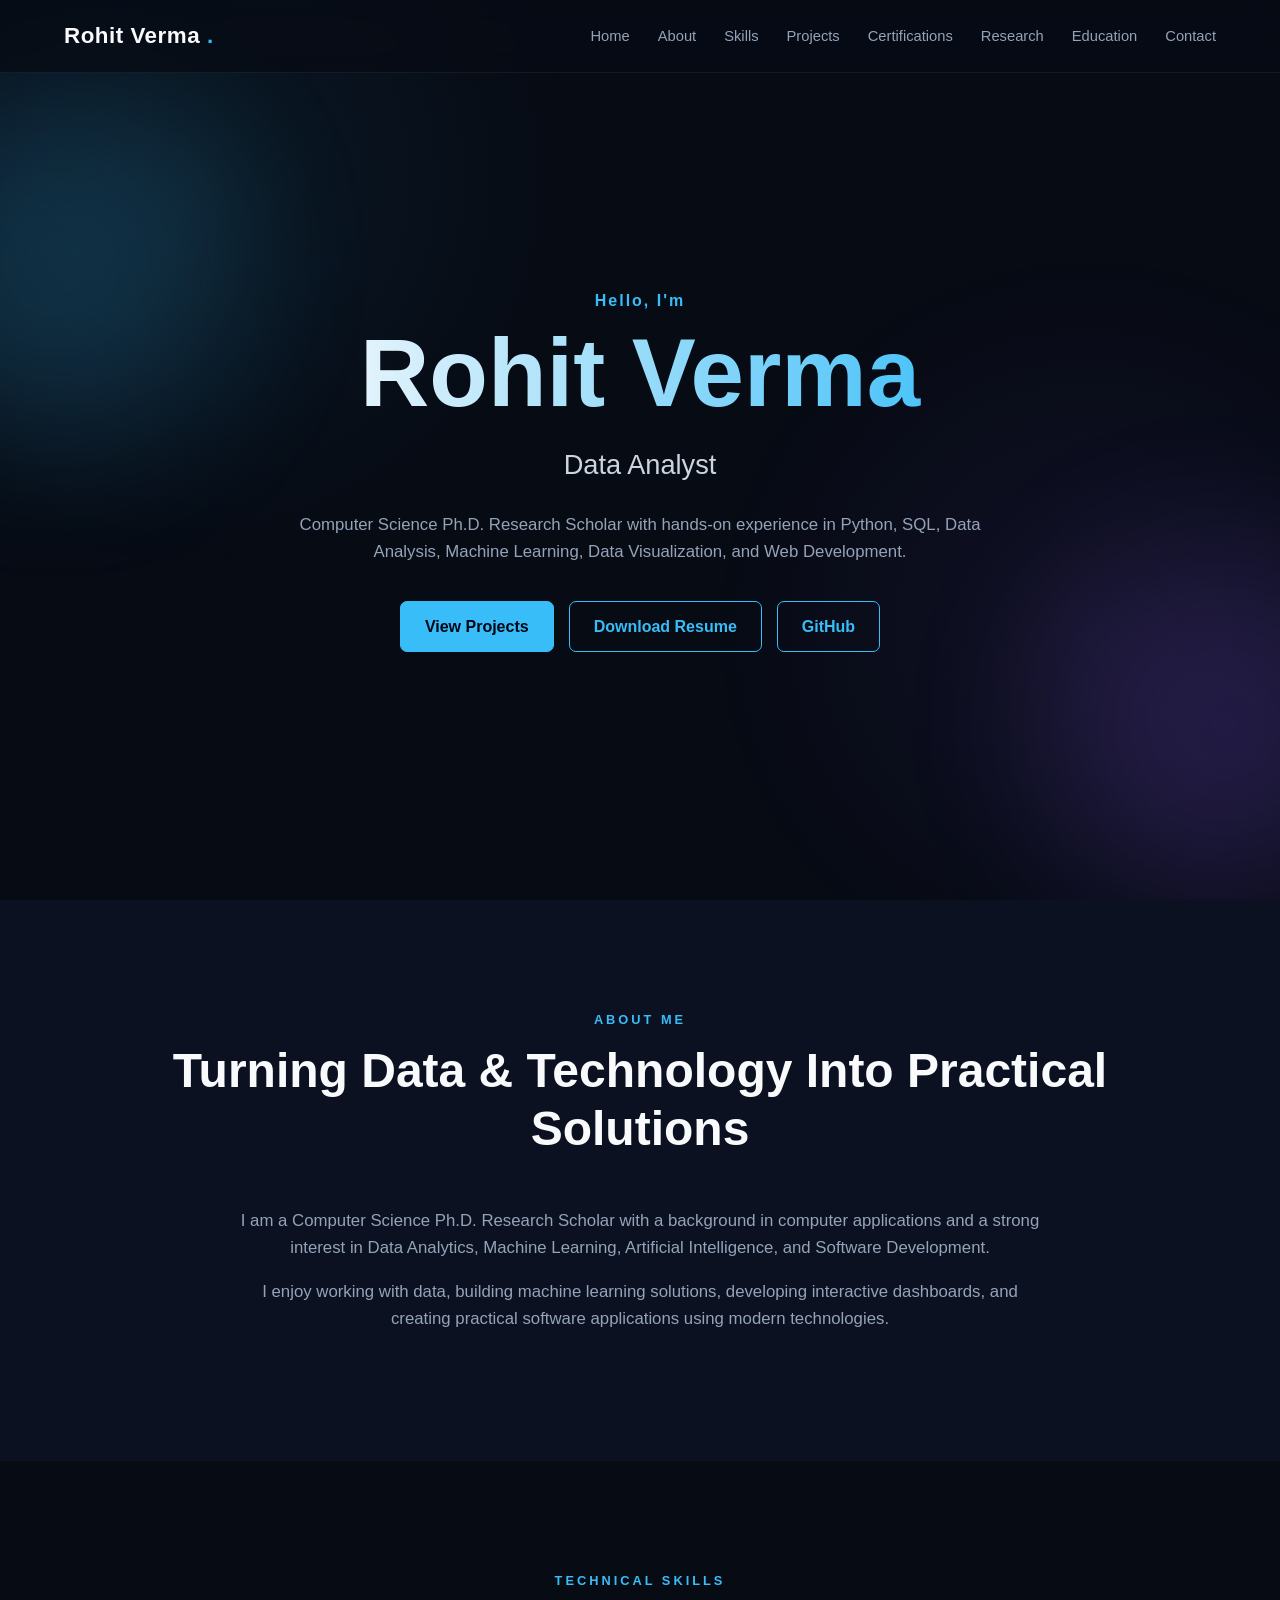
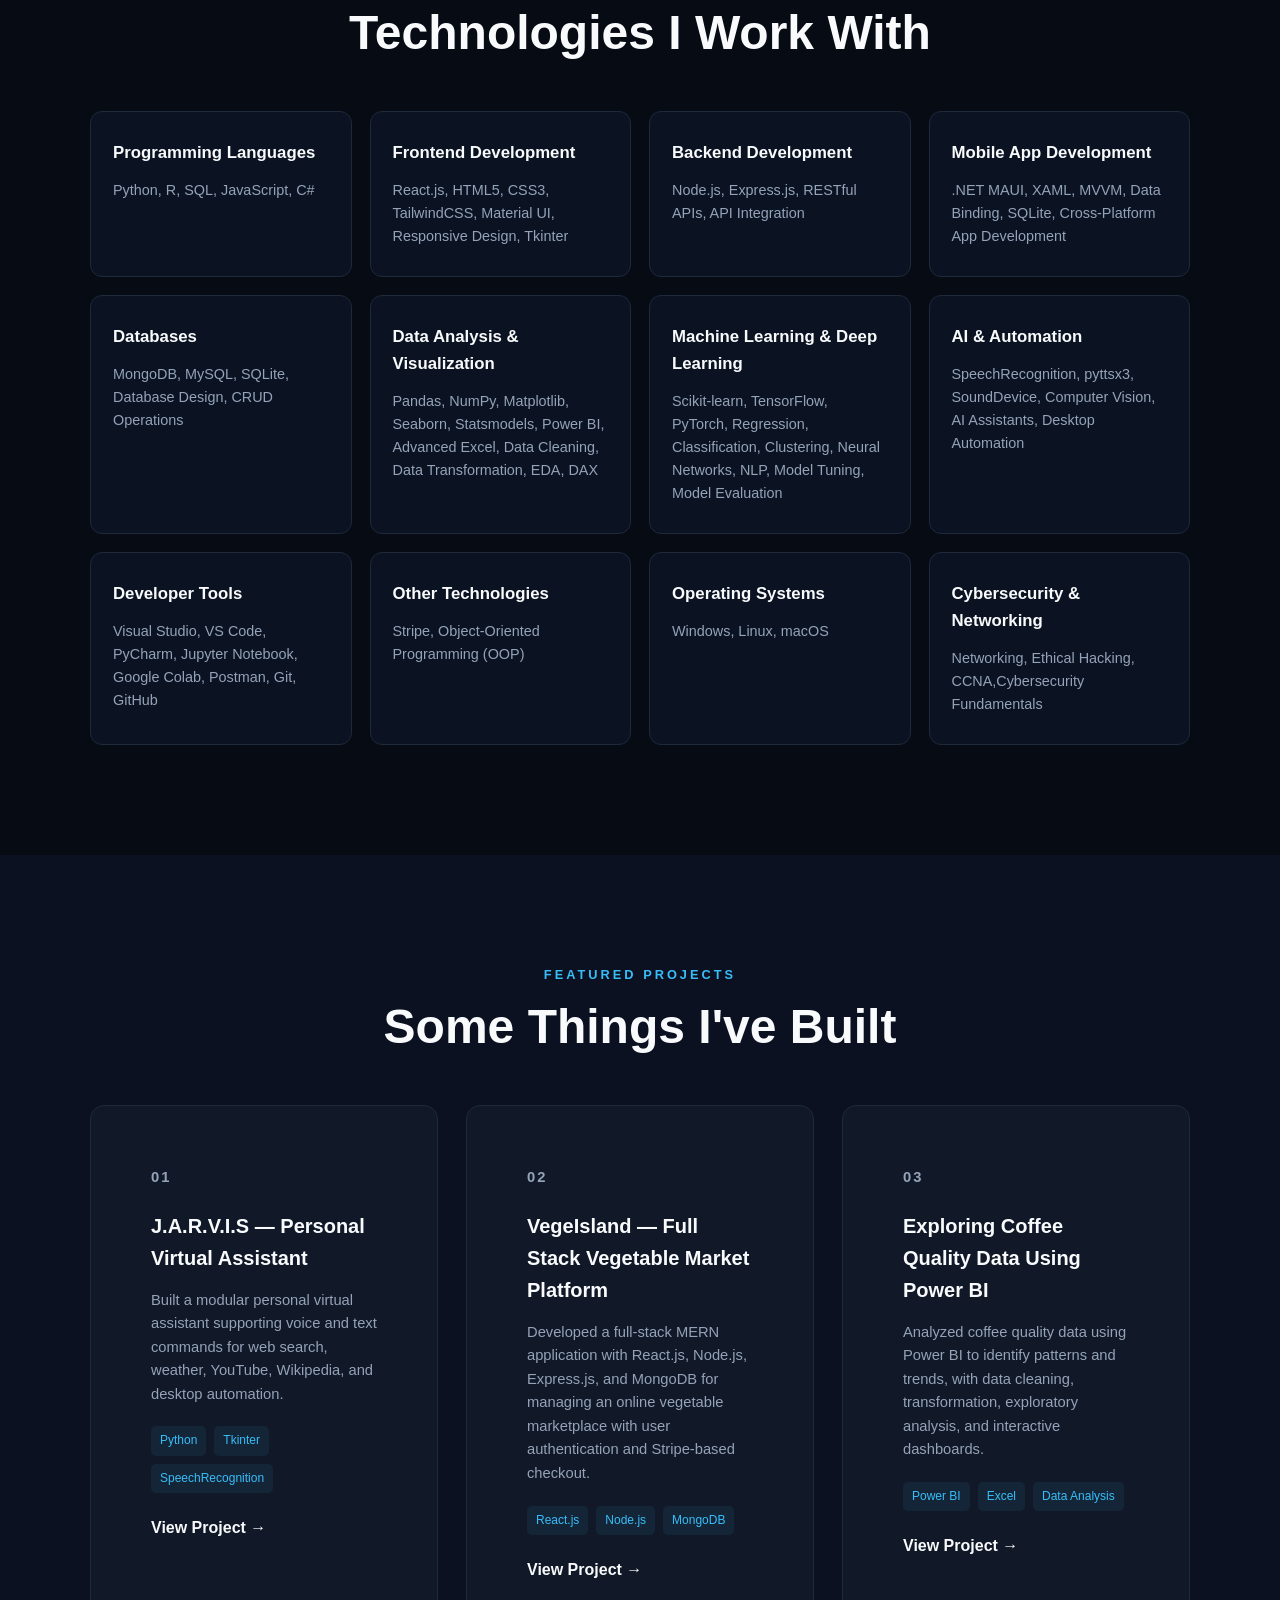
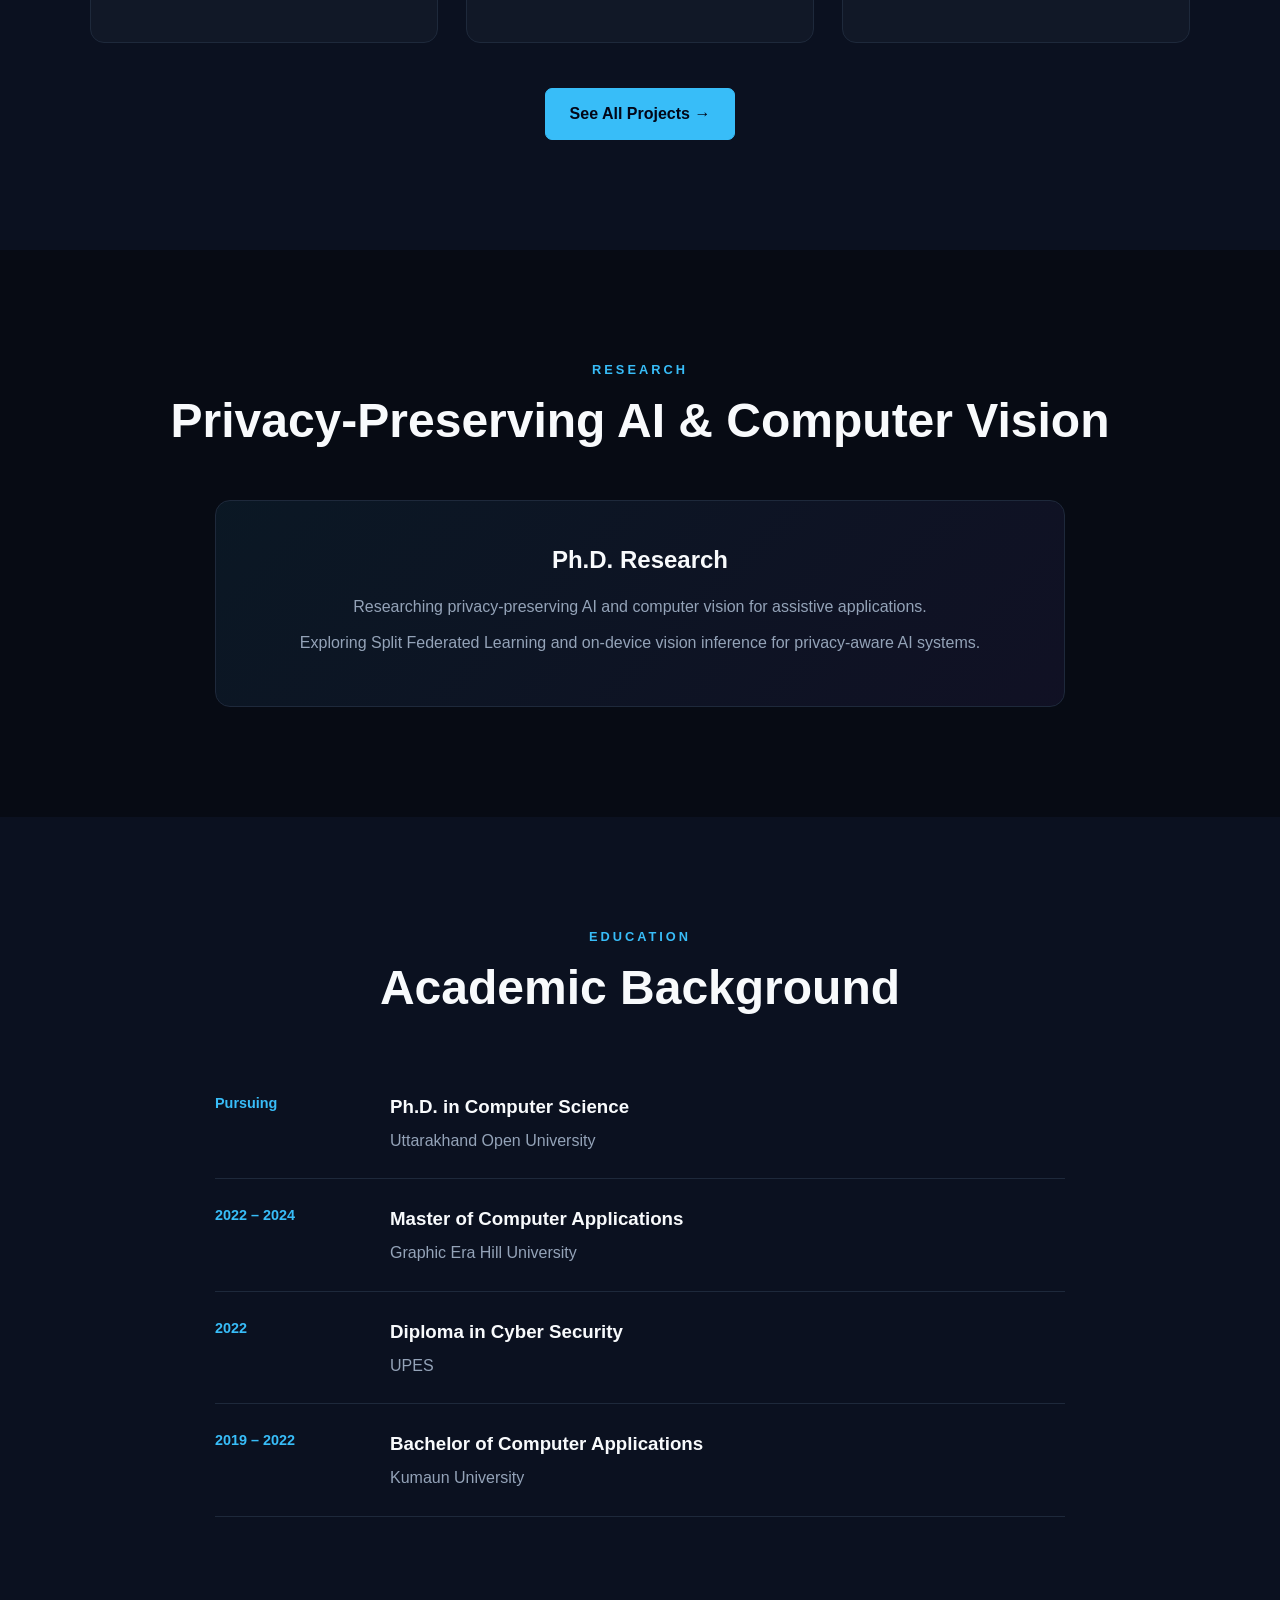
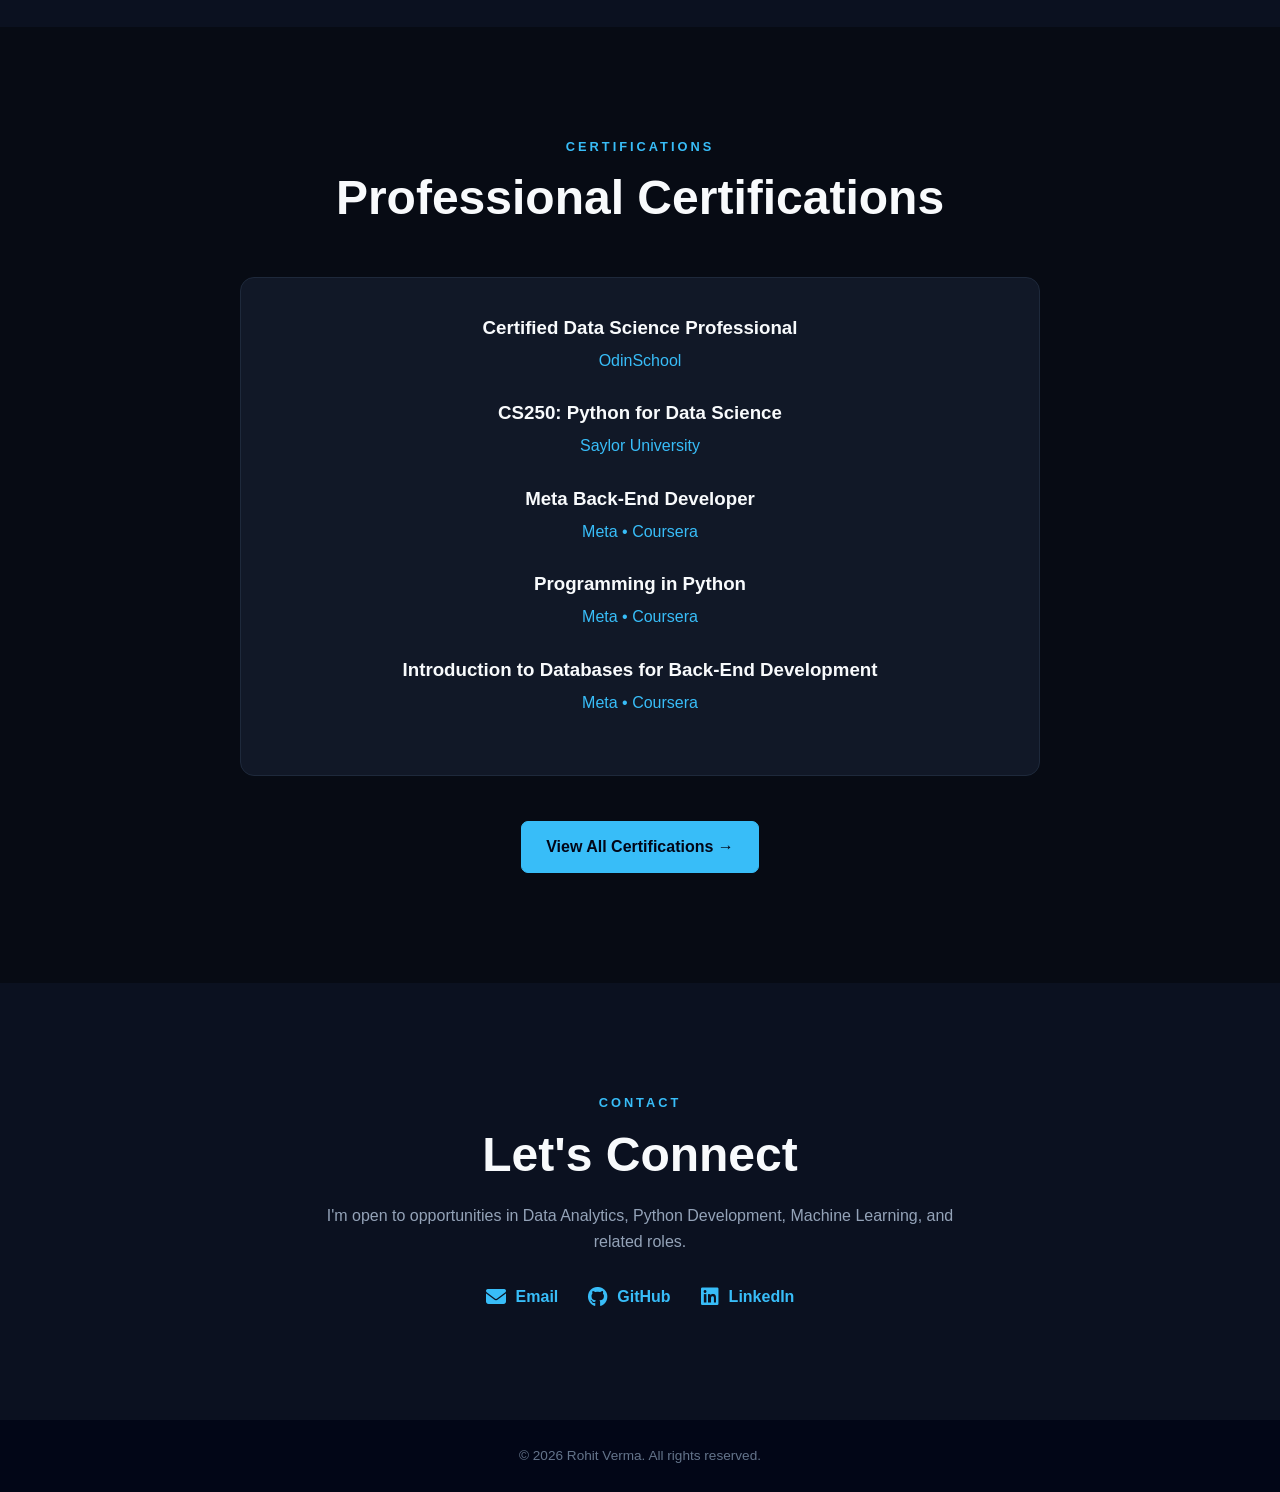
<file: index.html>
<!DOCTYPE html>
<html lang="en">

<head>
    <meta charset="UTF-8">
    <meta name="viewport" content="width=device-width, initial-scale=1.0">

    <title>Rohit Verma | Data Analyst | Python | ML</title>

    <link rel="stylesheet" href="style.css">
    <link
    rel="stylesheet"
    href="https://cdnjs.cloudflare.com/ajax/libs/font-awesome/6.5.2/css/all.min.css">
</head>

<body>

    <!-- ================= NAVBAR ================= -->

    <nav class="navbar">

        <div class="logo">
            Rohit Verma
        </div>

        <ul class="nav-links">
            <li><a href="#home">Home</a></li>
            <li><a href="#about">About</a></li>
            <li><a href="#skills">Skills</a></li>
            <li><a href="#projects">Projects</a></li>
            <li><a href="certifications.html">Certifications</a></li>
            <li><a href="#research">Research</a></li>
            <li><a href="#education">Education</a></li>
            <li><a href="#contact">Contact</a></li>
        </ul>

    </nav>


    <!-- ================= HERO ================= -->

    <section id="home" class="hero">

        <div class="hero-content">

            <p class="hero-intro">
                Hello, I'm
            </p>

            <h1>
                Rohit Verma
            </h1>

            <h2>
                Data Analyst | Python Developer | Machine Learning Enthusiast
            </h2>

            <p class="hero-description">
                Computer Science Ph.D. Research Scholar with hands-on experience
                in Python, SQL, Data Analysis, Machine Learning,
                Data Visualization, and Web Development.
            </p>

            <div class="hero-buttons">

                <a href="#projects" class="btn">
                    View Projects
                </a>

                <a href="assets/resume.pdf" class="btn secondary" target="_blank">
                    Download Resume
                </a>

                <a href="https://github.com/TheVerma11"
                   class="btn secondary"
                   target="_blank">
                    GitHub
                </a>

            </div>

        </div>

    </section>


    <!-- ================= ABOUT ================= -->

    <section id="about" class="about section">

        <div class="container">

            <p class="section-label">
                ABOUT ME
            </p>

            <h2 class="section-title">
                Turning Data & Technology Into Practical Solutions
            </h2>

            <p class="about-text">
                I am a Computer Science Ph.D. Research Scholar with a
                background in computer applications and a strong interest
                in Data Analytics, Machine Learning, Artificial Intelligence,
                and Software Development.
            </p>

            <p class="about-text">
                I enjoy working with data, building machine learning solutions,
                developing interactive dashboards, and creating practical
                software applications using modern technologies.
            </p>

        </div>

    </section>


   <!-- ================= SKILLS ================= -->

<section id="skills" class="skills section">

    <div class="container">

        <p class="section-label">
            TECHNICAL SKILLS
        </p>

        <h2 class="section-title">
            Technologies I Work With
        </h2>


        <div class="skills-grid">

            <div class="skill-card">

                <h3>Programming Languages</h3>

                <p>
                    Python, R, SQL, JavaScript, C#
                </p>

            </div>


            <div class="skill-card">

                <h3>Frontend Development</h3>

                <p>
                    React.js, HTML5, CSS3, TailwindCSS,
                    Material UI, Responsive Design, Tkinter
                </p>

            </div>


            <div class="skill-card">

                <h3>Backend Development</h3>

                <p>
                    Node.js, Express.js, RESTful APIs,
                    API Integration
                </p>

            </div>


            <div class="skill-card">

                <h3>Mobile App Development</h3>

                <p>
                    .NET MAUI, XAML, MVVM, Data Binding,
                    SQLite, Cross-Platform App Development
                </p>

            </div>


            <div class="skill-card">

                <h3>Databases</h3>

                <p>
                    MongoDB, MySQL, SQLite,
                    Database Design, CRUD Operations
                </p>

            </div>


            <div class="skill-card">

                <h3>Data Analysis & Visualization</h3>

                <p>
                    Pandas, NumPy, Matplotlib, Seaborn,
                    Statsmodels, Power BI, Advanced Excel,
                    Data Cleaning, Data Transformation, EDA, DAX
                </p>

            </div>


            <div class="skill-card">

                <h3>Machine Learning & Deep Learning</h3>

                <p>
                    Scikit-learn, TensorFlow, PyTorch,
                    Regression, Classification, Clustering,
                    Neural Networks, NLP, Model Tuning,
                    Model Evaluation
                </p>

            </div>


            <div class="skill-card">

                <h3>AI & Automation</h3>

                <p>
                    SpeechRecognition, pyttsx3, SoundDevice,
                    Computer Vision, AI Assistants,
                    Desktop Automation
                </p>

            </div>


            <div class="skill-card">

                <h3>Developer Tools</h3>

                <p>
                    Visual Studio, VS Code, PyCharm,
                    Jupyter Notebook, Google Colab,
                    Postman, Git, GitHub
                </p>

            </div>


            <div class="skill-card">

                <h3>Other Technologies</h3>

                <p>
                    Stripe, Object-Oriented Programming (OOP)
                </p>

            </div>


            <div class="skill-card">

                <h3>Operating Systems</h3>

                <p>
                    Windows, Linux, macOS
                </p>

            </div>
            <div class="skill-card">

                <h3>Cybersecurity & Networking</h3>

                <p>
                    Networking, Ethical Hacking, CCNA,Cybersecurity Fundamentals
                </p>

            </div>
            


        </div>

    </div>

</section>

<!-- ================= FEATURED PROJECTS ================= -->

<section id="projects" class="projects section">

    <div class="container">

        <p class="section-label">
            FEATURED PROJECTS
        </p>

        <h2 class="section-title">
            Some Things I've Built
        </h2>


        <div class="projects-grid">


            <!-- Project 1 -->

            <div class="project-card">

                <div class="project-content">

                    <p class="project-number">
                        01
                    </p>

                    <h3>
                        J.A.R.V.I.S — Personal Virtual Assistant
                    </h3>

                    <p>
                        Built a modular personal virtual assistant supporting
                        voice and text commands for web search, weather,
                        YouTube, Wikipedia, and desktop automation.
                    </p>

                    <div class="project-tech">

                        <span>Python</span>
                        <span>Tkinter</span>
                        <span>SpeechRecognition</span>

                    </div>

                    <a href="https://github.com/TheVerma11/Jarvis"
                       class="project-link"
                       target="_blank"
                       rel="noopener noreferrer">
                        View Project →
                    </a>

                </div>

            </div>


            <!-- Project 2 -->

            <div class="project-card">

                <div class="project-content">

                    <p class="project-number">
                        02
                    </p>

                    <h3>
                        VegeIsland — Full Stack Vegetable Market Platform
                    </h3>

                    <p>
                        Developed a full-stack MERN application with React.js,
                        Node.js, Express.js, and MongoDB for managing an
                        online vegetable marketplace with user authentication
                        and Stripe-based checkout.
                    </p>

                    <div class="project-tech">

                        <span>React.js</span>
                        <span>Node.js</span>
                        <span>MongoDB</span>

                    </div>

                    <a href="https://github.com/TheVerma11/VegeIsland"
                       class="project-link"
                       target="_blank"
                       rel="noopener noreferrer">
                        View Project →
                    </a>

                </div>

            </div>


            <!-- Project 3 -->

            <div class="project-card">

                <div class="project-content">

                    <p class="project-number">
                        03
                    </p>

                    <h3>
                        Exploring Coffee Quality Data Using Power BI
                    </h3>

                    <p>
                        Analyzed coffee quality data using Power BI to identify
                        patterns and trends, with data cleaning, transformation,
                        exploratory analysis, and interactive dashboards.
                    </p>

                    <div class="project-tech">

                        <span>Power BI</span>
                        <span>Excel</span>
                        <span>Data Analysis</span>

                    </div>

                    <a href="https://github.com/TheVerma11/Exploring-Coffee-Quality-Data-Using-Power-BI"
                       class="project-link"
                       target="_blank"
                       rel="noopener noreferrer">
                        View Project →
                    </a>

                </div>

            </div>


        </div>


        <!-- See All Projects -->

        <div class="see-all">

            <a href="projects.html" class="btn">
                See All Projects →
            </a>

        </div>

    </div>

</section>

    <!-- ================= RESEARCH ================= -->

    <section id="research" class="research section">

        <div class="container">

            <p class="section-label">
                RESEARCH
            </p>

            <h2 class="section-title">
                Privacy-Preserving AI & Computer Vision
            </h2>

            <div class="research-card">

                <h3>
                    Ph.D. Research
                </h3>

                <p>
                    Researching privacy-preserving AI and computer vision
                    for assistive applications.
                </p>

                <p>
                    Exploring Split Federated Learning and on-device
                    vision inference for privacy-aware AI systems.
                </p>

            </div>

        </div>

    </section>


    <!-- ================= EDUCATION ================= -->

    <section id="education" class="education section">

        <div class="container">

            <p class="section-label">
                EDUCATION
            </p>

            <h2 class="section-title">
                Academic Background
            </h2>


            <div class="education-list">


                <div class="education-item">

                    <span class="education-year">
                        Pursuing
                    </span>

                    <div>

                        <h3>
                            Ph.D. in Computer Science
                        </h3>

                        <p>
                            Uttarakhand Open University
                        </p>

                    </div>

                </div>


                <div class="education-item">

                    <span class="education-year">
                        2022 – 2024
                    </span>

                    <div>

                        <h3>
                            Master of Computer Applications
                        </h3>

                        <p>
                            Graphic Era Hill University
                        </p>

                    </div>

                </div>


                <div class="education-item">

                    <span class="education-year">
                        2022
                    </span>

                    <div>

                        <h3>
                            Diploma in Cyber Security
                        </h3>

                        <p>
                            UPES
                        </p>

                    </div>

                </div>


                <div class="education-item">

                    <span class="education-year">
                        2019 – 2022
                    </span>

                    <div>

                        <h3>
                            Bachelor of Computer Applications
                        </h3>

                        <p>
                            Kumaun University
                        </p>

                    </div>

                </div>

            </div>

        </div>

    </section>


    <!-- ================= CERTIFICATIONS ================= -->

<section id="certifications" class="certifications section">

    <div class="container">

        <p class="section-label">
            CERTIFICATIONS
        </p>

        <h2 class="section-title">
            Professional Certifications
        </h2>

        <div class="certificate-preview">

            <h3>
                Certified Data Science Professional
            </h3>

            <p>
                OdinSchool
            </p>

            <h3>
                CS250: Python for Data Science
            </h3>

            <p>
                Saylor University
            </p>

            <h3>
                Meta Back-End Developer
            </h3>

            <p>
                Meta • Coursera
            </p>

            <h3>
                Programming in Python
            </h3>

            <p>
                Meta • Coursera
            </p>

            <h3>
                Introduction to Databases for Back-End Development
            </h3>

            <p>
                Meta • Coursera
            </p>

        </div>

        <div class="see-all">

            <a href="certifications.html" class="btn">
                View All Certifications →
            </a>

        </div>

    </div>

</section>

    <!-- ================= CONTACT ================= -->

    <section id="contact" class="contact section">

        <div class="container">

            <p class="section-label">
                CONTACT
            </p>

            <h2 class="section-title">
                Let's Connect
            </h2>

            <p>
                I'm open to opportunities in Data Analytics,
                Python Development, Machine Learning, and related roles.
            </p>


            <div class="contact-links">

            <a href="mailto:verma.1107@gmail.com">
            <i class="fa-solid fa-envelope"></i>
            <span>Email</span>
            </a>

            <a href="https://github.com/TheVerma11">
            <i class="fa-brands fa-github"></i>
            <span>GitHub</span>
            </a>

            <a href="https://www.linkedin.com/in/rohitverma1107">
            <i class="fa-brands fa-linkedin"></i>
            <span>LinkedIn</span>
            </a>

            </div>

        </div>

    </section>


    <!-- ================= FOOTER ================= -->

    <footer>

        <p>
            © 2026 Rohit Verma. All rights reserved.
        </p>

    </footer>


    <script src="script.js"></script>

</body>

</html>
</file>
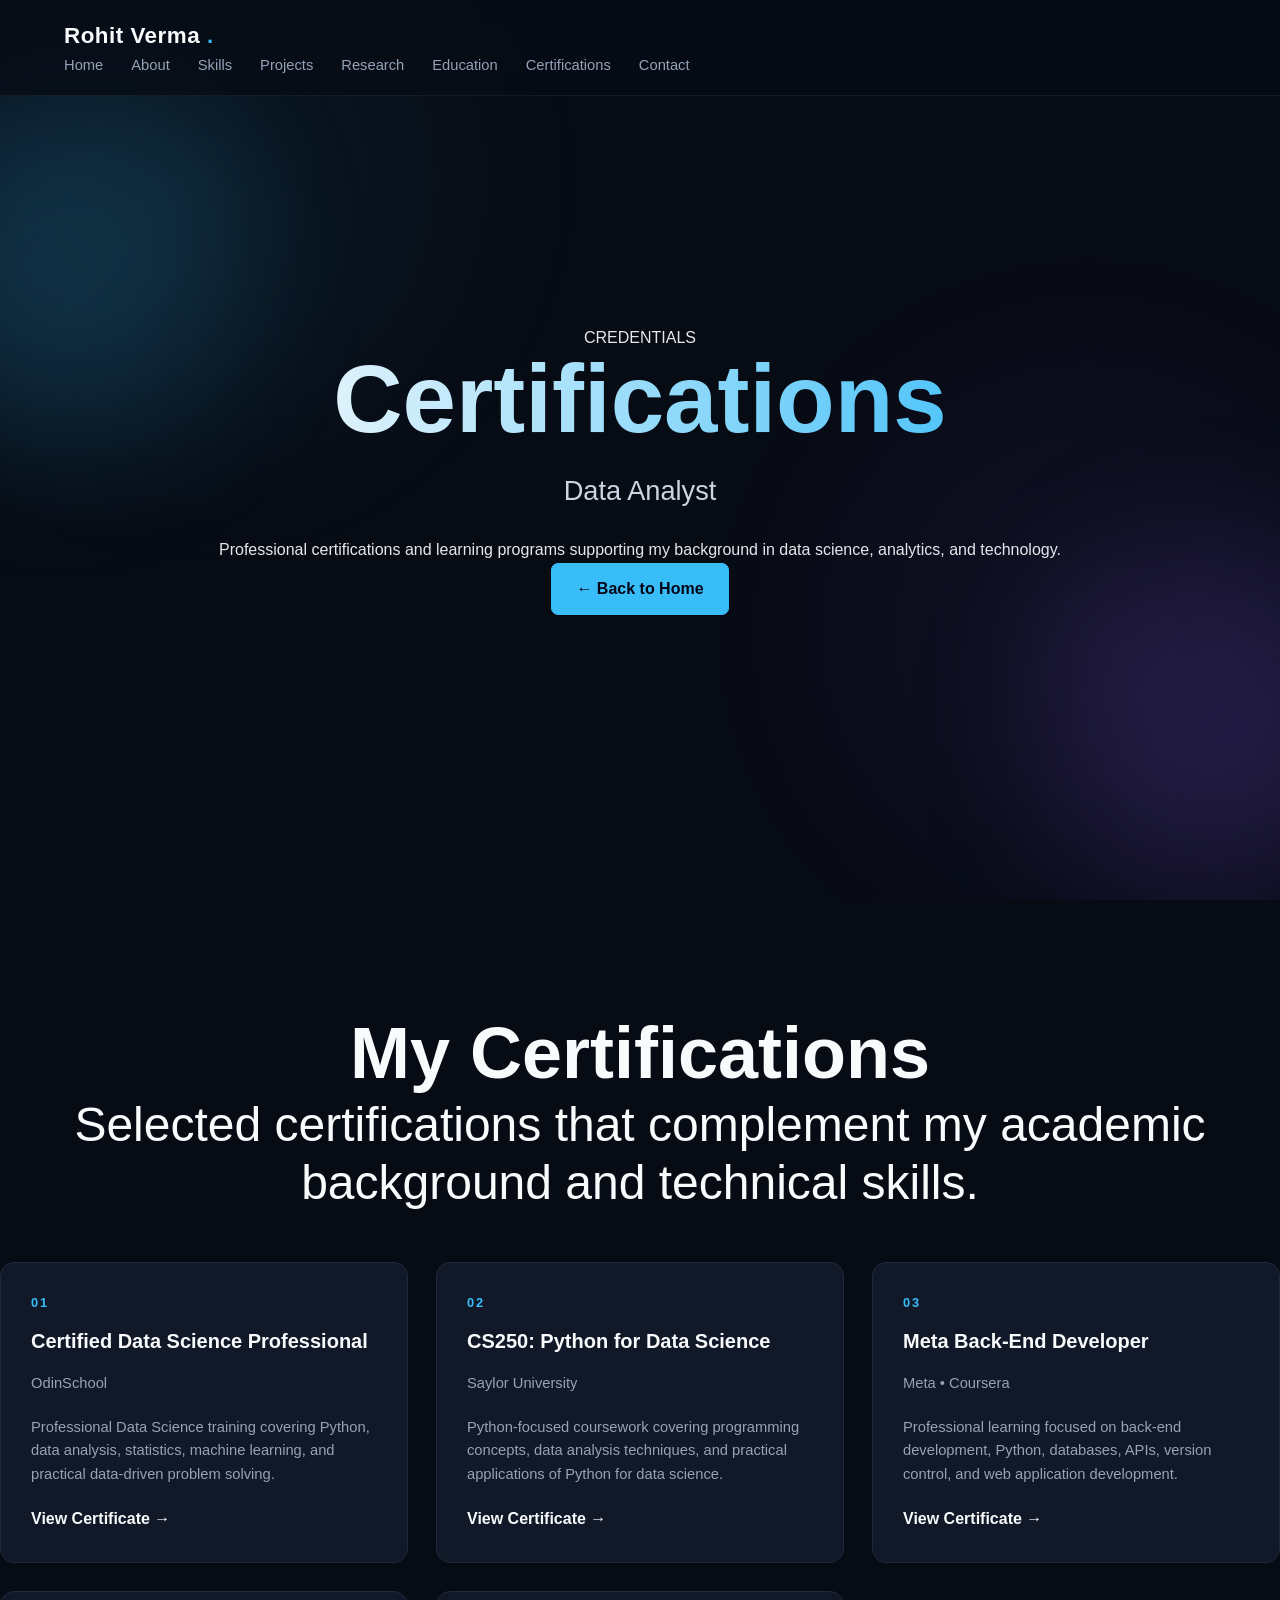
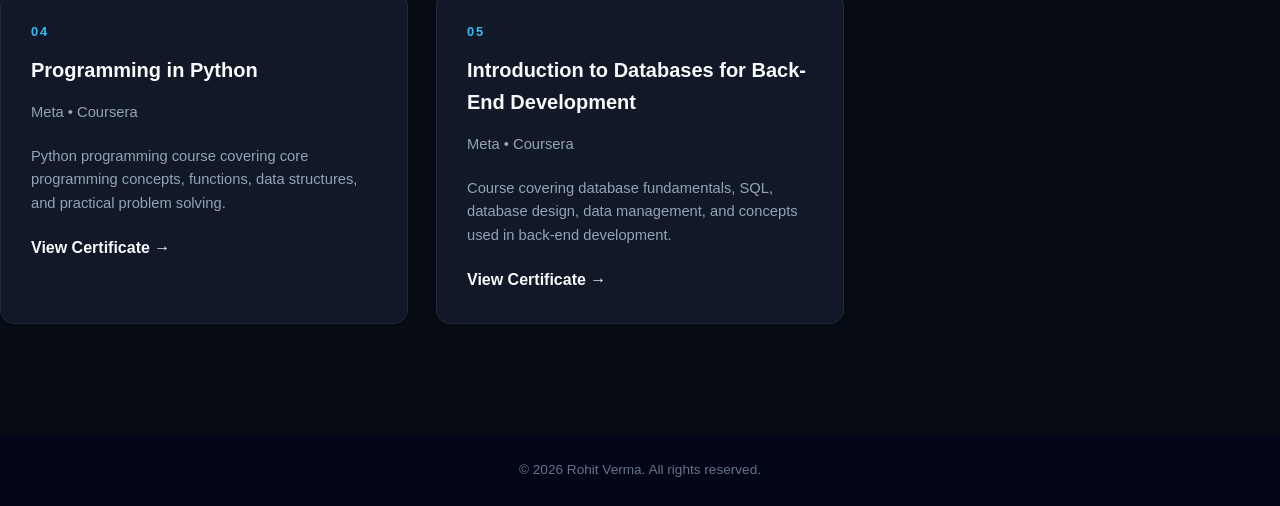
<file: certifications.html>
<!DOCTYPE html>
<html lang="en">
<head>
    <meta charset="UTF-8">
    <meta name="viewport" content="width=device-width, initial-scale=1.0">

    <title>Certifications | Rohit Verma</title>

    <link rel="stylesheet" href="style.css">
</head>

<body>

    <!-- Navbar -->
    <nav class="navbar">
        <div class="nav-container">

            <a href="index.html" class="logo">
                Rohit Verma
            </a>

            <div class="nav-links">
                <a href="index.html#home">Home</a>
                <a href="index.html#about">About</a>
                <a href="index.html#skills">Skills</a>
                <a href="projects.html">Projects</a>
                <a href="index.html#research">Research</a>
                <a href="index.html#education">Education</a>
                <a href="certifications.html">Certifications</a>
                <a href="index.html#contact">Contact</a>
            </div>

        </div>
    </nav>


    <!-- Certifications Header -->
    <section class="hero">
        <div class="hero-content">

            <p class="hero-tag">CREDENTIALS</p>

            <h1>Certifications</h1>

            <h2>Learning • Skills • Professional Development</h2>

            <p>
                Professional certifications and learning programs
                supporting my background in data science, analytics,
                and technology.
            </p>

            <a href="index.html" class="btn">
                ← Back to Home
            </a>

        </div>
    </section>


    <!-- Certifications -->
    <section class="section">

        <div class="section-title">
            <h2>My Certifications</h2>

            <p>
                Selected certifications that complement my academic
                background and technical skills.
            </p>
        </div>


        <div class="projects-grid">


            <!-- Certification 1 -->
            <div class="project-card">

                <div class="project-number">
                    01
                </div>

                <h3>Certified Data Science Professional</h3>

                <p class="project-tech">
                    OdinSchool
                </p>

                <p>
                    Professional Data Science training covering Python,
                    data analysis, statistics, machine learning,
                    and practical data-driven problem solving.
                </p>

                <a href="https://go.odinschool.com/verify-certificate"
                   class="project-link"
                   target="_blank"
                   rel="noopener noreferrer">
                    View Certificate →
                </a>

            </div>


            <!-- Certification 2 -->
            <div class="project-card">

                <div class="project-number">
                    02
                </div>

                <h3>CS250: Python for Data Science</h3>

                <p class="project-tech">
                    Saylor University
                </p>

                <p>
                    Python-focused coursework covering programming concepts,
                    data analysis techniques, and practical applications
                    of Python for data science.
                </p>

                <a href="https://learn.saylor.org/admin/tool/certificate/index.php?code=5282738123RV"
                   class="project-link"
                   target="_blank"
                   rel="noopener noreferrer">
                    View Certificate →
                </a>

            </div>


            <!-- Certification 3 -->
            <div class="project-card">

                <div class="project-number">
                    03
                </div>

                <h3>Meta Back-End Developer</h3>

                <p class="project-tech">
                    Meta • Coursera
                </p>

                <p>
                    Professional learning focused on back-end development,
                    Python, databases, APIs, version control,
                    and web application development.
                </p>

                <a href="#"
                   class="project-link"
                   target="_blank"
                   rel="noopener noreferrer">
                    View Certificate →
                </a>

            </div>


            <!-- Certification 4 -->
            <div class="project-card">

                <div class="project-number">
                    04
                </div>

                <h3>Programming in Python</h3>

                <p class="project-tech">
                    Meta • Coursera
                </p>

                <p>
                    Python programming course covering core programming
                    concepts, functions, data structures, and
                    practical problem solving.
                </p>

                <a href="https://www.coursera.org/account/accomplishments/verify/LQANK9RCSC2V"
                   class="project-link"
                   target="_blank"
                   rel="noopener noreferrer">
                    View Certificate →
                </a>

            </div>


            <!-- Certification 5 -->
            <div class="project-card">

                <div class="project-number">
                    05
                </div>

                <h3>Introduction to Databases for Back-End Development</h3>

                <p class="project-tech">
                    Meta • Coursera
                </p>

                <p>
                    Course covering database fundamentals, SQL,
                    database design, data management, and concepts
                    used in back-end development.
                </p>

                <a href="https://www.coursera.org/account/accomplishments/verify/6B423L6QLEAF"
                   class="project-link"
                   target="_blank"
                   rel="noopener noreferrer">
                    View Certificate →
                </a>

            </div>


        </div>

    </section>


    <!-- Footer -->
    <footer class="footer">

        <p>
            © <span id="year"></span> Rohit Verma. All rights reserved.
        </p>

    </footer>


    <script src="script.js"></script>

</body>
</html>
</file>
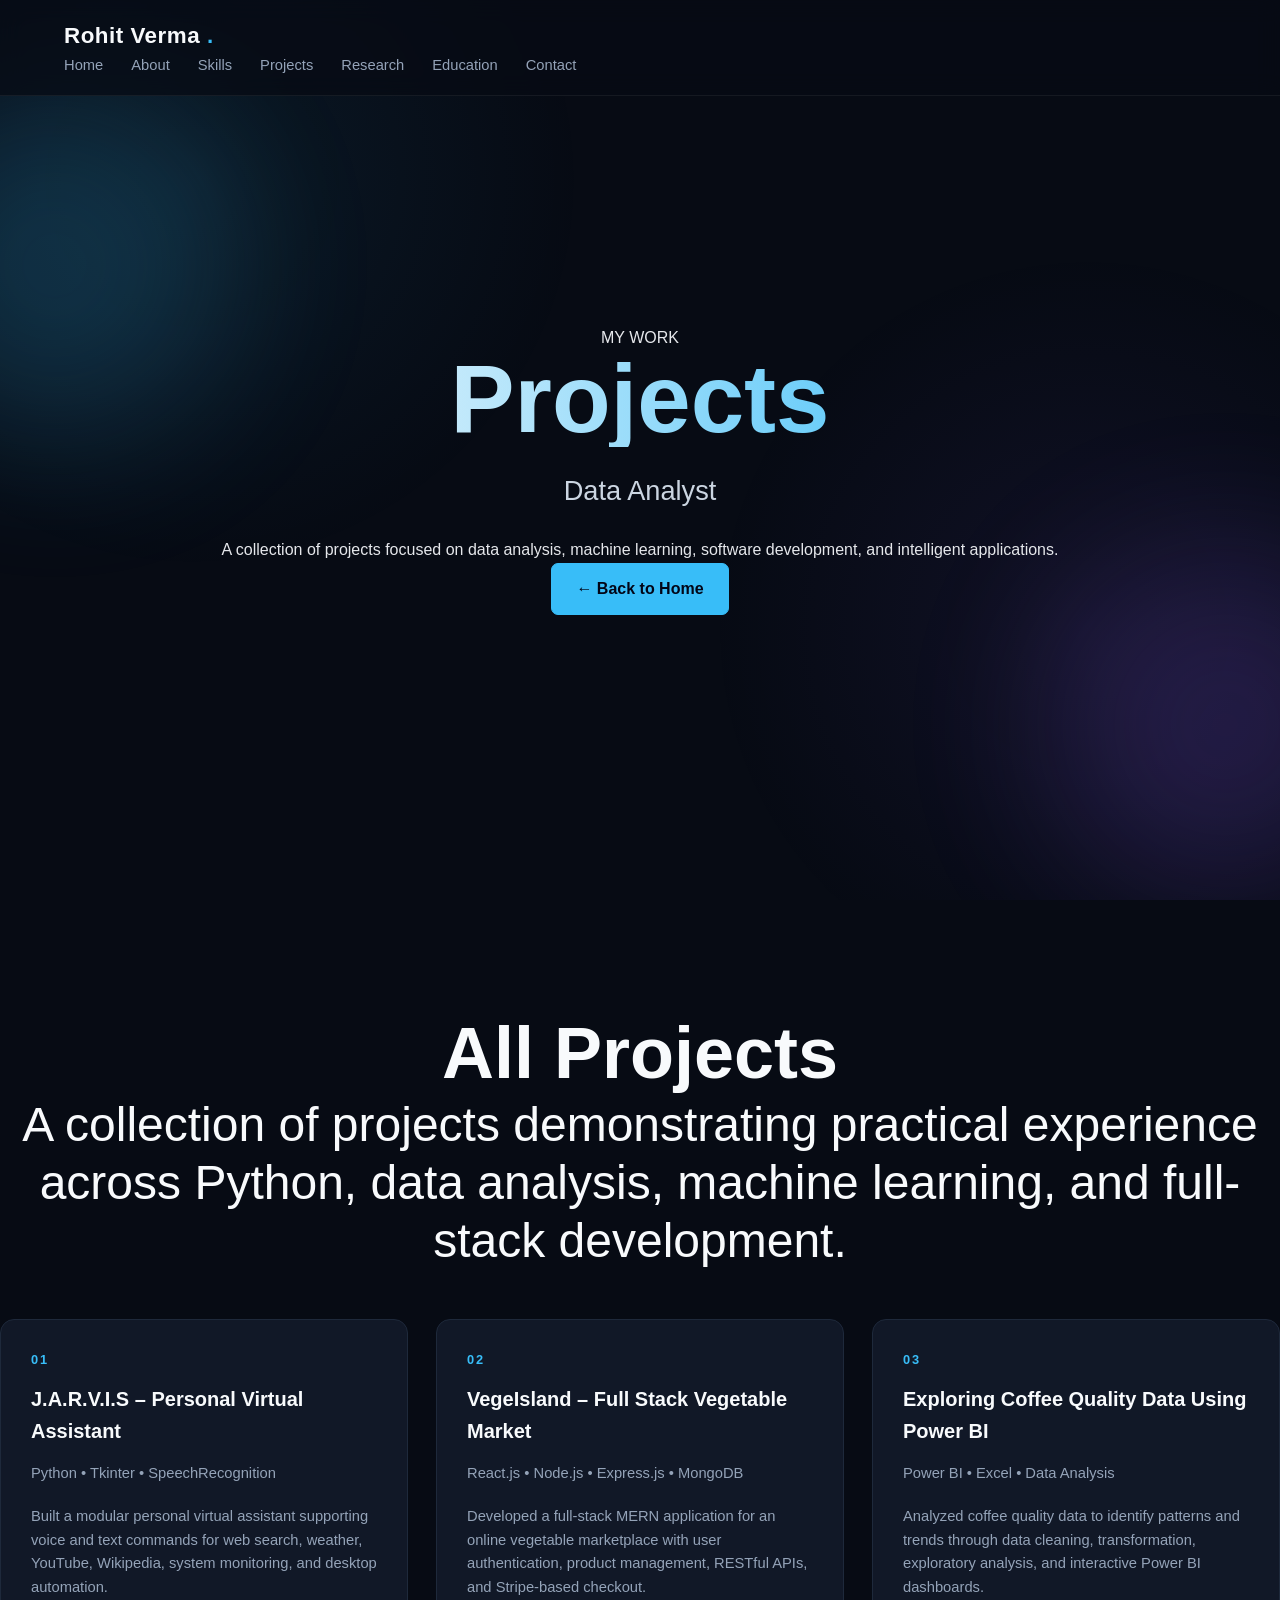
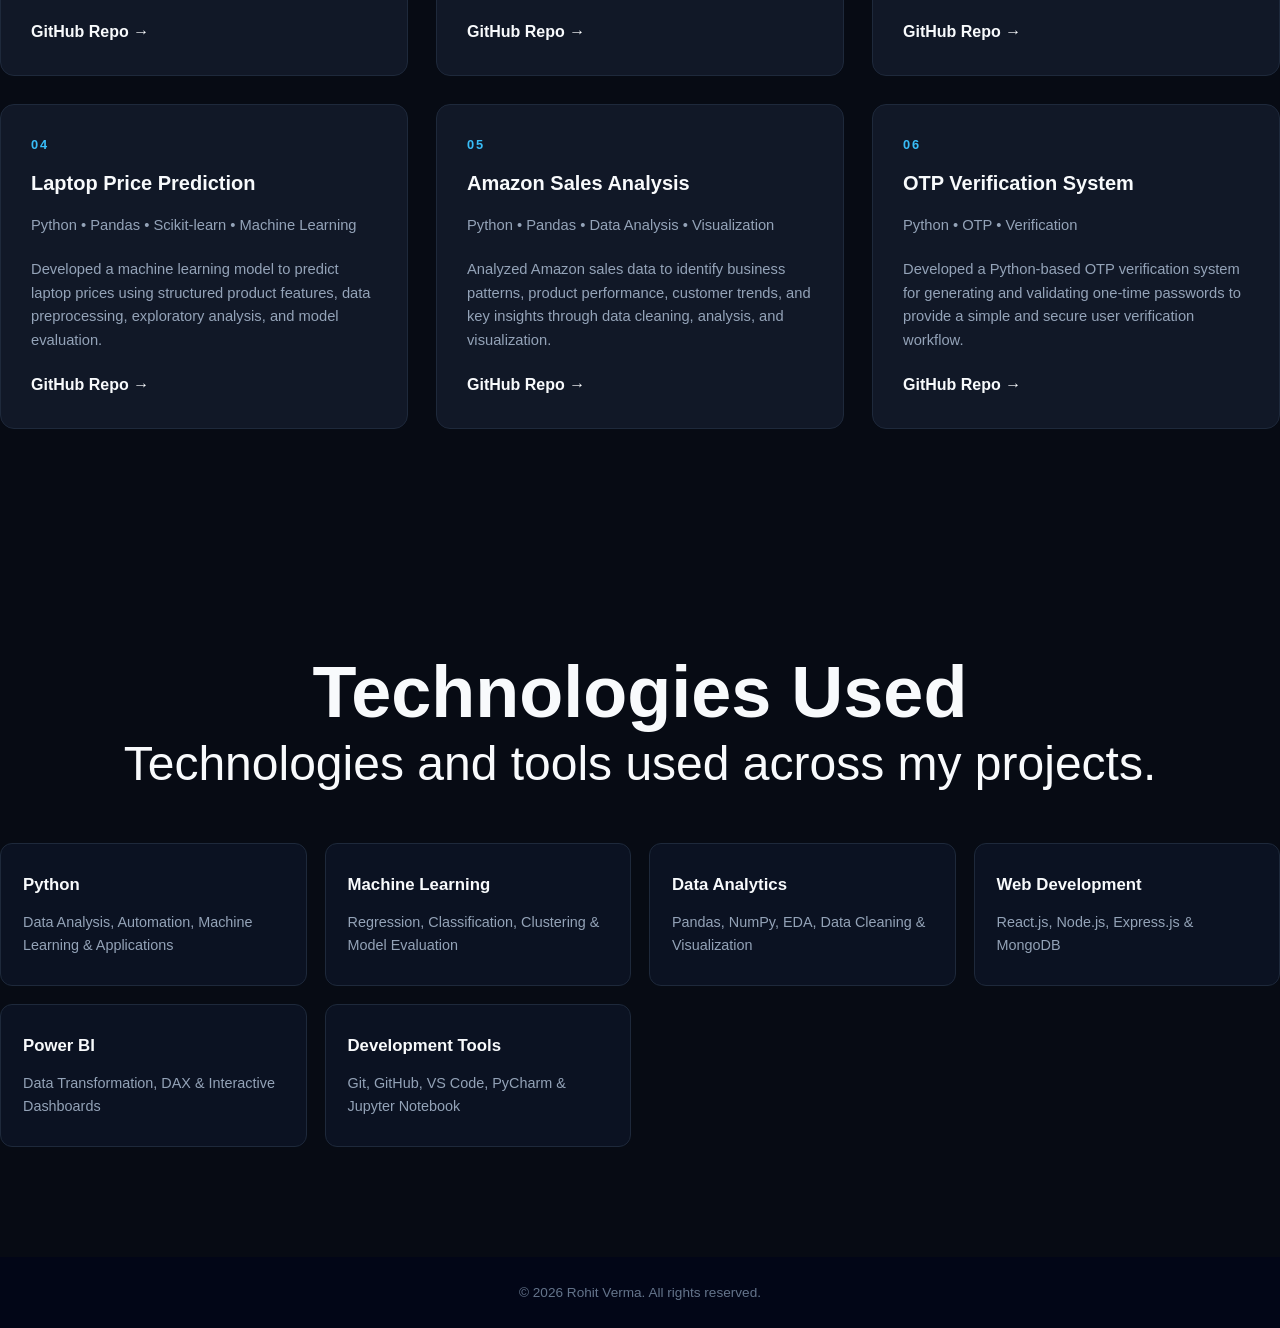
<file: projects.html>
<!DOCTYPE html>
<html lang="en">
<head>
    <meta charset="UTF-8">
    <meta name="viewport" content="width=device-width, initial-scale=1.0">

    <title>Projects | Rohit Verma</title>

    <link rel="stylesheet" href="style.css">
</head>

<body>

    <!-- Navbar -->
    <nav class="navbar">
        <div class="nav-container">

            <a href="index.html" class="logo">
                Rohit Verma
            </a>

            <div class="nav-links">
                <a href="index.html#home">Home</a>
                <a href="index.html#about">About</a>
                <a href="index.html#skills">Skills</a>
                <a href="projects.html">Projects</a>
                <a href="index.html#research">Research</a>
                <a href="index.html#education">Education</a>
                <a href="index.html#contact">Contact</a>
            </div>

        </div>
    </nav>


    <!-- Projects Header -->
    <section class="hero">
        <div class="hero-content">

            <p class="hero-tag">MY WORK</p>

            <h1>Projects</h1>

            <h2>Data • Python • Machine Learning • Web Development</h2>

            <p>
                A collection of projects focused on data analysis,
                machine learning, software development, and intelligent applications.
            </p>

            <a href="index.html" class="btn">
                ← Back to Home
            </a>

        </div>
    </section>


    <!-- Projects -->
    <section class="section">

        <div class="section-title">
            <h2>All Projects</h2>

            <p>
                A collection of projects demonstrating practical experience
                across Python, data analysis, machine learning, and full-stack development.
            </p>
        </div>


        <div class="projects-grid">


            <!-- Project 1 - J.A.R.V.I.S -->
            <div class="project-card">

                <div class="project-number">
                    01
                </div>

                <h3>J.A.R.V.I.S – Personal Virtual Assistant</h3>

                <p class="project-tech">
                    Python • Tkinter • SpeechRecognition
                </p>

                <p>
                    Built a modular personal virtual assistant supporting voice
                    and text commands for web search, weather, YouTube, Wikipedia,
                    system monitoring, and desktop automation.
                </p>

                <a href="https://github.com/TheVerma11/Jarvis"
                   class="project-link"
                   target="_blank"
                   rel="noopener noreferrer">
                    GitHub Repo →
                </a>

            </div>


            <!-- Project 2 - VegeIsland -->
            <div class="project-card">

                <div class="project-number">
                    02
                </div>

                <h3>VegeIsland – Full Stack Vegetable Market</h3>

                <p class="project-tech">
                    React.js • Node.js • Express.js • MongoDB
                </p>

                <p>
                    Developed a full-stack MERN application for an online
                    vegetable marketplace with user authentication, product
                    management, RESTful APIs, and Stripe-based checkout.
                </p>

                <a href="https://github.com/TheVerma11/VegeIsland"
                   class="project-link"
                   target="_blank"
                   rel="noopener noreferrer">
                    GitHub Repo →
                </a>

            </div>


            <!-- Project 3 - Coffee Quality -->
            <div class="project-card">

                <div class="project-number">
                    03
                </div>

                <h3>Exploring Coffee Quality Data Using Power BI</h3>

                <p class="project-tech">
                    Power BI • Excel • Data Analysis
                </p>

                <p>
                    Analyzed coffee quality data to identify patterns and trends
                    through data cleaning, transformation, exploratory analysis,
                    and interactive Power BI dashboards.
                </p>

                <a href="https://github.com/TheVerma11/Exploring-Coffee-Quality-Data-Using-Power-BI"
                   class="project-link"
                   target="_blank"
                   rel="noopener noreferrer">
                    GitHub Repo →
                </a>

            </div>


            <!-- Project 4 - Laptop Price Prediction -->
            <div class="project-card">

                <div class="project-number">
                    04
                </div>

                <h3>Laptop Price Prediction</h3>

                <p class="project-tech">
                    Python • Pandas • Scikit-learn • Machine Learning
                </p>

                <p>
                    Developed a machine learning model to predict laptop prices
                    using structured product features, data preprocessing,
                    exploratory analysis, and model evaluation.
                </p>

                <a href="https://github.com/TheVerma11/Laptop-Price-Prediction"
                   class="project-link"
                   target="_blank"
                   rel="noopener noreferrer">
                    GitHub Repo →
                </a>

            </div>


            <!-- Project 5 - Amazon Sales Analysis -->
            <div class="project-card">

                <div class="project-number">
                    05
                </div>

                <h3>Amazon Sales Analysis</h3>

                <p class="project-tech">
                    Python • Pandas • Data Analysis • Visualization
                </p>

                <p>
                    Analyzed Amazon sales data to identify business patterns,
                    product performance, customer trends, and key insights
                    through data cleaning, analysis, and visualization.
                </p>

                <a href="https://github.com/TheVerma11/Amazon-Sales-Analysis"
                   class="project-link"
                   target="_blank"
                   rel="noopener noreferrer">
                    GitHub Repo →
                </a>

            </div>


            <!-- Project 6 - OTP Verification -->
            <div class="project-card">

                <div class="project-number">
                    06
                </div>

                <h3>OTP Verification System</h3>

                <p class="project-tech">
                    Python • OTP • Verification
                </p>

                <p>
                    Developed a Python-based OTP verification system for
                    generating and validating one-time passwords to provide
                    a simple and secure user verification workflow.
                </p>

                <a href="https://github.com/TheVerma11/OTP-Verification-System-using-Python"
                   class="project-link"
                   target="_blank"
                   rel="noopener noreferrer">
                    GitHub Repo →
                </a>

            </div>


        </div>

    </section>


    <!-- Project Skills -->
    <section class="section">

        <div class="section-title">
            <h2>Technologies Used</h2>

            <p>
                Technologies and tools used across my projects.
            </p>
        </div>

        <div class="skills-grid">

            <div class="skill-card">
                <h3>Python</h3>
                <p>
                    Data Analysis, Automation, Machine Learning & Applications
                </p>
            </div>

            <div class="skill-card">
                <h3>Machine Learning</h3>
                <p>
                    Regression, Classification, Clustering & Model Evaluation
                </p>
            </div>

            <div class="skill-card">
                <h3>Data Analytics</h3>
                <p>
                    Pandas, NumPy, EDA, Data Cleaning & Visualization
                </p>
            </div>

            <div class="skill-card">
                <h3>Web Development</h3>
                <p>
                    React.js, Node.js, Express.js & MongoDB
                </p>
            </div>

            <div class="skill-card">
                <h3>Power BI</h3>
                <p>
                    Data Transformation, DAX & Interactive Dashboards
                </p>
            </div>

            <div class="skill-card">
                <h3>Development Tools</h3>
                <p>
                    Git, GitHub, VS Code, PyCharm & Jupyter Notebook
                </p>
            </div>

        </div>

    </section>


    <!-- Footer -->
    <footer class="footer">

        <p>
            © <span id="year"></span> Rohit Verma. All rights reserved.
        </p>

    </footer>


    <script src="script.js"></script>

</body>
</html>
</file>
<file: style.css>
/* =========================================
   GLOBAL
========================================= */

* {
    margin: 0;
    padding: 0;
    box-sizing: border-box;
}

html {
    scroll-behavior: smooth;
}

body {
    font-family: "Inter", "Segoe UI", Arial, sans-serif;
    background: #070b14;
    color: #e5e7eb;
    line-height: 1.6;
    overflow-x: hidden;
}

body::before {
    content: "";
    position: fixed;
    inset: 0;
    z-index: -2;

    background:
        radial-gradient(circle at 15% 20%, rgba(56, 189, 248, 0.08), transparent 30%),
        radial-gradient(circle at 85% 70%, rgba(139, 92, 246, 0.08), transparent 30%);

    pointer-events: none;
}

a {
    text-decoration: none;
    color: inherit;
}

ul {
    list-style: none;
}

section {
    position: relative;
}

.container {
    width: min(1100px, 90%);
    margin: auto;
}


/* =========================================
   NAVBAR
========================================= */

.navbar {
    position: fixed;
    top: 0;
    left: 0;
    width: 100%;

    z-index: 1000;

    display: flex;
    justify-content: space-between;
    align-items: center;

    padding: 18px 5%;

    background: rgba(7, 11, 20, 0.75);
    backdrop-filter: blur(12px);

    border-bottom: 1px solid rgba(255, 255, 255, 0.06);
}

.logo {
    font-size: 1.4rem;
    font-weight: 700;

    color: #f8fafc;

    letter-spacing: 0.5px;
}

.logo::after {
    content: ".";
    color: #38bdf8;
}

.nav-links {
    display: flex;
    align-items: center;
    gap: 28px;
}

.nav-links a {
    position: relative;

    color: #94a3b8;

    font-size: 0.92rem;

    transition: color 0.3s ease;
}

.nav-links a::after {
    content: "";

    position: absolute;
    left: 0;
    bottom: -6px;

    width: 0;
    height: 2px;

    background: #38bdf8;

    transition: width 0.3s ease;
}

.nav-links a:hover {
    color: #f8fafc;
}

.nav-links a:hover::after {
    width: 100%;
}


/* =========================================
   HERO
========================================= */

.hero {
    min-height: 100vh;

    display: flex;
    align-items: center;
    justify-content: center;

    text-align: center;

    padding: 120px 5% 80px;

    position: relative;
    overflow: hidden;
}


/* Animated background circles */

.hero::before,
.hero::after {
    content: "";

    position: absolute;

    width: 350px;
    height: 350px;

    border-radius: 50%;

    filter: blur(80px);

    opacity: 0.18;

    animation: floatingGlow 8s ease-in-out infinite;
}

.hero::before {
    background: #38bdf8;

    top: 10%;
    left: -120px;
}

.hero::after {
    background: #8b5cf6;

    bottom: 0;
    right: -120px;

    animation-delay: 2s;
}

.hero-content {
    max-width: 850px;

    position: relative;
    z-index: 2;

    animation: heroAppear 1s ease forwards;
}

.hero-intro {
    color: #38bdf8;

    font-size: 1rem;
    font-weight: 600;

    letter-spacing: 2px;

    margin-bottom: 12px;
}

.hero h1 {
    font-size: clamp(3.2rem, 8vw, 6rem);

    line-height: 1;

    margin-bottom: 22px;

    font-weight: 800;

    background: linear-gradient(
        90deg,
        #f8fafc,
        #38bdf8,
        #a78bfa
    );

    background-size: 200% auto;

    -webkit-background-clip: text;
    -webkit-text-fill-color: transparent;

    animation: gradientText 5s linear infinite;
}

.hero h2 {
    font-size: clamp(1.2rem, 3vw, 1.7rem);

    color: #cbd5e1;

    font-weight: 500;

    margin-bottom: 25px;
}

.hero-description {
    max-width: 720px;

    margin: auto;

    color: #94a3b8;

    font-size: 1.05rem;
}

.hero-buttons {
    display: flex;

    justify-content: center;
    flex-wrap: wrap;

    gap: 15px;

    margin-top: 35px;
}


/* =========================================
   BUTTONS
========================================= */

.btn {
    display: inline-flex;

    align-items: center;
    justify-content: center;

    padding: 12px 24px;

    border-radius: 7px;

    background: #38bdf8;

    color: #020617;

    font-weight: 700;

    border: 1px solid #38bdf8;

    transition:
        transform 0.3s ease,
        box-shadow 0.3s ease,
        background 0.3s ease;
}

.btn:hover {
    transform: translateY(-4px);

    box-shadow:
        0 10px 30px rgba(56, 189, 248, 0.25);
}

.btn.secondary {
    background: transparent;

    color: #38bdf8;
}

.btn.secondary:hover {
    background: rgba(56, 189, 248, 0.08);
}


/* =========================================
   GENERAL SECTIONS
========================================= */

.section {
    padding: 110px 0;
}

.section-label {
    text-align: center;

    color: #38bdf8;

    font-size: 0.8rem;

    font-weight: 700;

    letter-spacing: 3px;

    margin-bottom: 12px;
}

.section-title {
    text-align: center;

    font-size: clamp(2rem, 5vw, 3rem);

    line-height: 1.2;

    color: #f8fafc;

    margin-bottom: 50px;
}


/* =========================================
   ABOUT
========================================= */

.about {
    background: #0b1120;
}

.about-text {
    max-width: 800px;

    margin: 0 auto 18px;

    text-align: center;

    color: #94a3b8;

    font-size: 1.05rem;
}


/* =========================================
   SKILLS
========================================= */

.skills {
    background: #070b14;
}

.skills-grid {
    display: grid;

    grid-template-columns: repeat(4, 1fr);

    gap: 18px;
}

.skill-card {
    padding: 28px 22px;

    background: rgba(15, 23, 42, 0.65);

    border: 1px solid #1e293b;

    border-radius: 12px;

    transition:
        transform 0.35s ease,
        border-color 0.35s ease,
        box-shadow 0.35s ease;
}

.skill-card:hover {
    transform: translateY(-8px);

    border-color: #38bdf8;

    box-shadow:
        0 15px 35px rgba(0, 0, 0, 0.25);
}

.skill-card h3 {
    color: #f8fafc;

    font-size: 1.05rem;

    margin-bottom: 12px;
}

.skill-card p {
    color: #94a3b8;

    font-size: 0.9rem;
}


/* =========================================
   PROJECTS
========================================= */

.projects {
    background: #0b1120;
}

.projects-grid {
    display: grid;
    grid-template-columns: repeat(3, minmax(0, 1fr));
    gap: 28px;
    margin-top: 40px;
    width: 100%;
}

.project-card {
    position: relative;
    overflow: hidden;
    background: #111827;
    border: 1px solid #1e293b;
    border-radius: 14px;

    padding: 30px;

    transition:
        transform 0.35s ease,
        border-color 0.35s ease,
        box-shadow 0.35s ease;
}

.project-card::before {
    content: "";

    position: absolute;

    top: 0;
    left: -100%;

    width: 100%;
    height: 2px;

    background: linear-gradient(
        90deg,
        transparent,
        #38bdf8,
        transparent
    );

    transition: left 0.5s ease;
}

.project-card:hover::before {
    left: 100%;
}

.project-card:hover {
    transform: translateY(-10px);

    border-color: #334155;

    box-shadow:
        0 20px 45px rgba(0, 0, 0, 0.3);
}

.project-content {
    padding: 30px;
}

.project-number {
    color: #38bdf8;

    font-size: 0.8rem;

    font-weight: 700;

    letter-spacing: 2px;

    margin-bottom: 12px;
}

.project-card h3 {
    color: #f8fafc;

    font-size: 1.25rem;

    margin-bottom: 15px;
}

.project-card p {
    color: #94a3b8;

    font-size: 0.92rem;

    margin-bottom: 20px;
}

.project-tech {
    display: flex;

    flex-wrap: wrap;

    gap: 8px;

    margin-bottom: 22px;
}

.project-tech span {
    padding: 5px 9px;

    border-radius: 5px;

    background: rgba(56, 189, 248, 0.08);

    color: #38bdf8;

    font-size: 0.75rem;
}

.project-link {
    color: #f8fafc;

    font-weight: 600;

    transition: color 0.3s ease;
}

.project-link:hover {
    color: #38bdf8;
}

.see-all {
    display: flex;

    justify-content: center;

    margin-top: 45px;
}


/* =========================================
   RESEARCH
========================================= */

.research {
    background: #070b14;
}

.research-card {
    max-width: 850px;

    margin: auto;

    padding: 40px;

    background:
        linear-gradient(
            135deg,
            rgba(56, 189, 248, 0.07),
            rgba(139, 92, 246, 0.07)
        );

    border: 1px solid #1e293b;

    border-radius: 15px;

    text-align: center;

    transition: transform 0.35s ease;
}

.research-card:hover {
    transform: translateY(-6px);
}

.research-card h3 {
    color: #f8fafc;

    font-size: 1.5rem;

    margin-bottom: 15px;
}

.research-card p {
    color: #94a3b8;

    margin-bottom: 10px;
}


/* =========================================
   EDUCATION
========================================= */

.education {
    background: #0b1120;
}

.education-list {
    max-width: 850px;

    margin: auto;
}

.education-item {
    display: grid;

    grid-template-columns: 150px 1fr;

    gap: 25px;

    padding: 25px 0;

    border-bottom: 1px solid #1e293b;
}

.education-year {
    color: #38bdf8;

    font-weight: 600;

    font-size: 0.9rem;
}

.education-item h3 {
    color: #f8fafc;

    margin-bottom: 6px;
}

.education-item p {
    color: #94a3b8;
}


/* =========================================
   CERTIFICATIONS
========================================= */

.certifications {
    background: #070b14;
}

.certificate-preview {
    max-width: 800px;

    margin: auto;

    padding: 35px;

    background: #111827;

    border: 1px solid #1e293b;

    border-radius: 14px;

    text-align: center;
}

.certificate-preview h3 {
    color: #f8fafc;

    margin-bottom: 5px;
}

.certificate-preview p {
    color: #38bdf8;

    margin-bottom: 25px;
}


/* =========================================
   CONTACT
========================================= */

.contact {
    background: #0b1120;

    text-align: center;
}

.contact .section-title {
    margin-bottom: 20px;
}

.contact .container > p:last-of-type {
    max-width: 650px;

    margin: 0 auto 30px;

    color: #94a3b8;
}

.contact-links {
    display: flex;

    justify-content: center;

    gap: 30px;

    flex-wrap: wrap;
}

.contact-links a {
    display: inline-flex;
    align-items: center;
    gap: 10px;

    color: #38bdf8;
    font-weight: 600;

    transition:
        transform 0.3s ease,
        color 0.3s ease;
}

.contact-links a i {
    font-size: 1.25rem;
}

.contact-links a:hover {
    transform: translateY(-4px);
    color: #7dd3fc;
}

.contact-links a:hover i {
    transform: scale(1.15);
}

.contact-links a:hover {
    transform: translateY(-3px);

    color: #7dd3fc;
}


/* =========================================
   FOOTER
========================================= */

footer {
    padding: 25px;

    text-align: center;

    background: #020617;

    color: #64748b;

    font-size: 0.85rem;
}


/* =========================================
   SCROLL REVEAL
========================================= */

.section {
    opacity: 0;

    transform: translateY(30px);

    transition:
        opacity 0.8s ease,
        transform 0.8s ease;
}

.section.visible {
    opacity: 1;

    transform: translateY(0);
}

.hero {
    opacity: 1;

    transform: none;
}


/* =========================================
   ANIMATIONS
========================================= */

@keyframes heroAppear {

    from {
        opacity: 0;
        transform: translateY(25px);
    }

    to {
        opacity: 1;
        transform: translateY(0);
    }

}

@keyframes gradientText {

    0% {
        background-position: 0% center;
    }

    100% {
        background-position: 200% center;
    }

}

@keyframes floatingGlow {

    0%,
    100% {
        transform: translateY(0) scale(1);
    }

    50% {
        transform: translateY(-30px) scale(1.08);
    }

}


/* =========================================
   RESPONSIVE
========================================= */

@media (max-width: 1000px) {

    .skills-grid {
        grid-template-columns: repeat(2, 1fr);
    }

    .projects-grid {
        grid-template-columns: repeat(2, 1fr);
    }

    .nav-links {
        gap: 18px;
    }

}


@media (max-width: 750px) {

    .navbar {
        position: relative;

        flex-direction: column;

        gap: 15px;
    }

    .nav-links {
        flex-wrap: wrap;

        justify-content: center;

        gap: 12px 18px;
    }

    .hero {
        min-height: 90vh;
    }

    .hero h1 {
        font-size: 3.2rem;
    }

    .skills-grid,
    .projects-grid {
        grid-template-columns: 1fr;
    }

    .education-item {
        grid-template-columns: 1fr;

        gap: 8px;
    }

}


@media (max-width: 500px) {

    .section {
        padding: 80px 0;
    }

    .hero {
        padding: 80px 5%;
    }

    .hero h1 {
        font-size: 2.7rem;
    }

    .hero h2 {
        font-size: 1.1rem;
    }

    .hero-description {
        font-size: 0.95rem;
    }

    .hero-buttons {
        flex-direction: column;
    }

    .btn {
        width: 100%;
    }

    .research-card,
    .certificate-preview {
        padding: 25px;
    }

}
@media (max-width: 900px) {
    .projects-grid {
        grid-template-columns: repeat(2, 1fr);
    }
}

@media (max-width: 600px) {
    .projects-grid {
        grid-template-columns: 1fr;
    }
}
</file>
